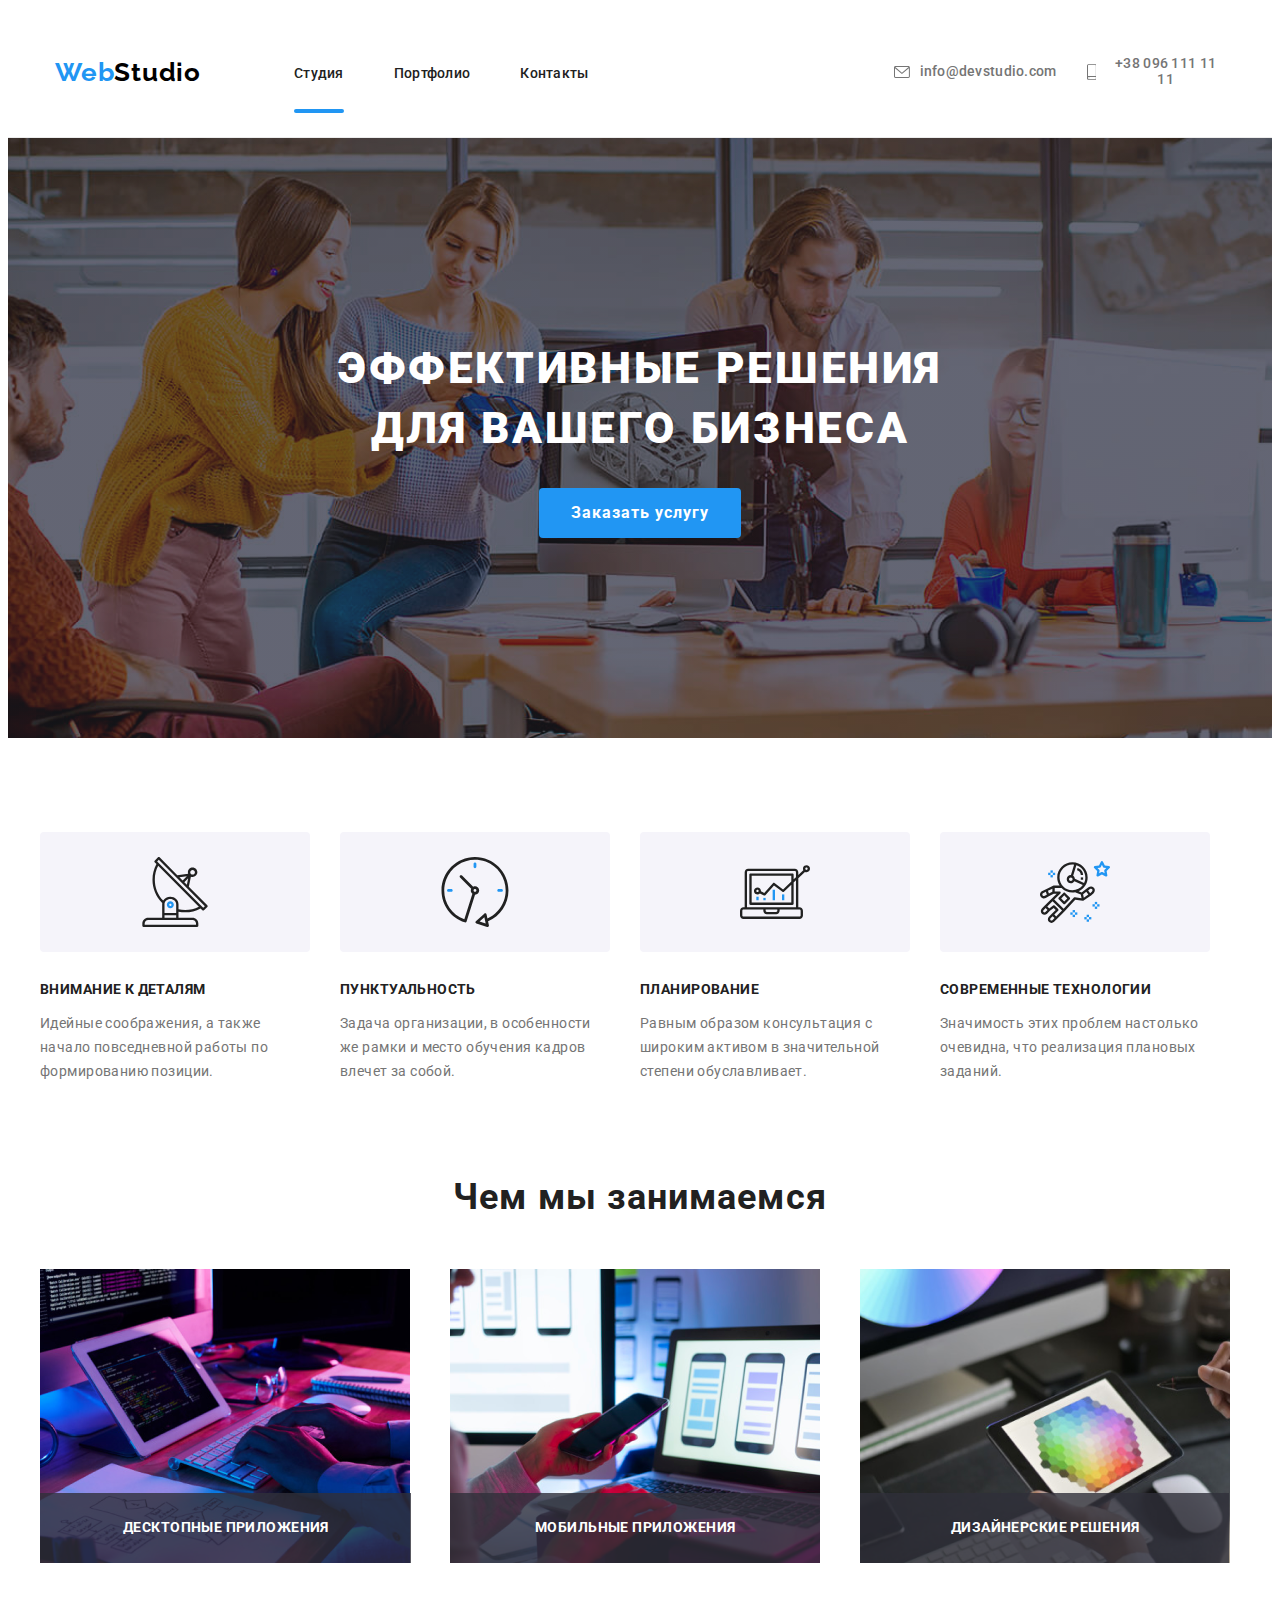
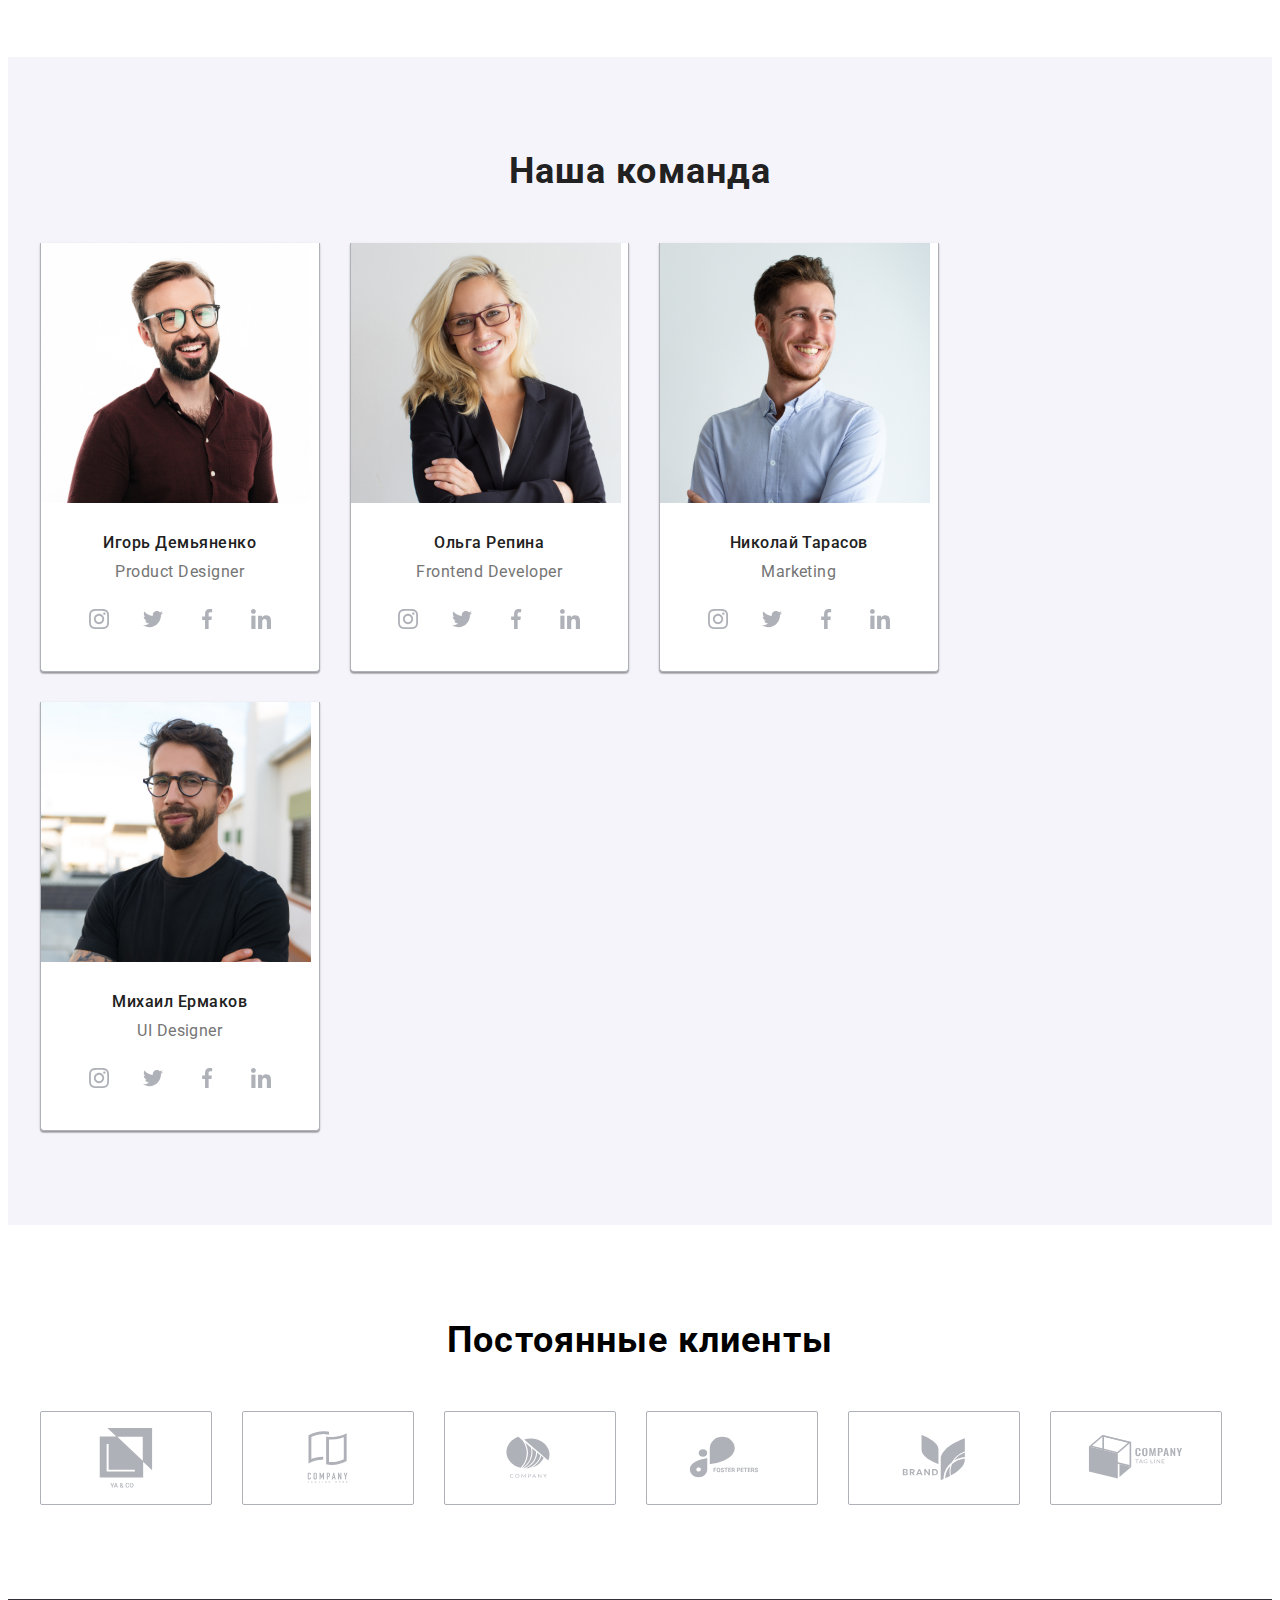
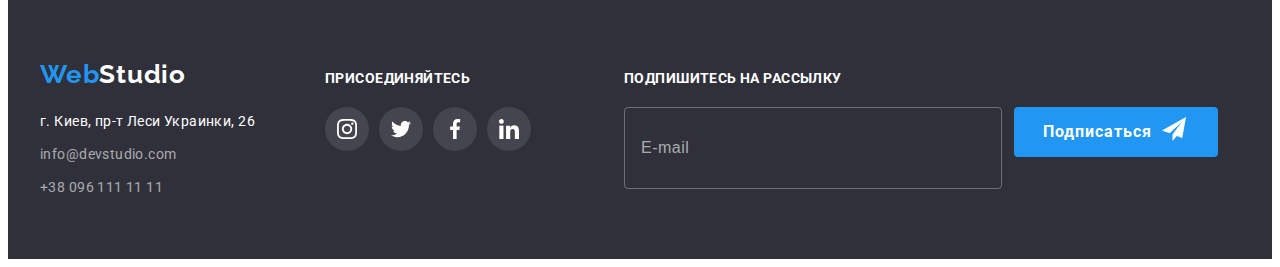
<file: index.html>
<!DOCTYPE html>
    <html lang="ru">

    <head>
        <meta charset="UTF-8">
        <meta http-equiv="X-UA-Compatible" content="IE=edge">
        <meta name="viewport" content="width=device-width, initial-scale=1.0">
        <title>Studio</title>
        <link rel="preconnect" href="https://fonts.googleapis.com">
        <link rel="preconnect" href="https://fonts.gstatic.com" crossorigin>
        <link
            href="https://fonts.googleapis.com/css2?family=Raleway:wght@700&family=Roboto:wght@400;500;700;900&display=swap"
            rel="stylesheet">
        <link rel="stylesheet"
            href="https://cdnjs.cloudflare.com/ajax/libs/modern-normalize/1.1.0/modern-normalize.min.css"
            integrity="sha512-wpPYUAdjBVSE4KJnH1VR1HeZfpl1ub8YT/NKx4PuQ5NmX2tKuGu6U/JRp5y+Y8XG2tV+wKQpNHVUX03MfMFn9Q=="
            crossorigin="anonymous" referrerpolicy="no-referrer" />
        <link rel="stylesheet" href="./css/main.min.css">
    </head>

    <body>
        <!-- header -->
        <header class="header">
            <div class="container header-container">
                <nav class="header-nav">
                    <a class="header-nav__link link" href=""><span class="header-nav__logo">Web</span><span
                            class="header-nav__logotyp">Studio</span></a>
                    <ul class="header-list list">
                        <li class="header-list__item">
                            <a class="header-link link current" href="">Студия</a></li>
                        <li class="header-list__item">
                            <a class="header-link link" href="./portfolio.html">Портфолио</a>
                        </li>
                        <li class="header-list__item">
                            <a class="header-link link" href="">Контакты</a></li>
                    </ul>
                </nav>
                <div class="header-contact connect">
                    <a class="header-contact__mail link" href="mailto:info@devstudio.com">
                        <svg class="header-contact__social-icon" width="16" height="12">
                            <use href="./img/icons.svg#icon-email"></use>
                        </svg>
                        info@devstudio.com</a>
                    <a class="header-contact__tel link" href="tel:+380961111111">
                        <svg class="header-contact__social-icons" width="10" height="16">
                            <use href="./img/icons.svg#icon-smartphone"></use>
                        </svg>
                        +38 096 111 11 11</a>
                </div>
            </div>
        </header>

        <main>
            <!-- hero -->
            <section class="section section-hero">
                <div class="container hero-container">
                    <h1 class="section-hero__title">
                        Эффективные решения для вашего бизнеса
                    </h1>
                    <button class="button" type="button" data-modal-open>Заказать услугу</button>
                </div>
            </section>
            <!-- about -->
            <section class="section-about">
                <div class="container about-container">
                    <h2 class="visually-hidden">О нас</h2>
                    <ul class="about-list list">
                        <li class="about-list__item">
                            <div class="about-list__bg-icon">
                                <svg class="about-list__icon" width="70" height="70">
                                    <use href="./img/icons.svg#icon-antenna"></use>
                                </svg>
                            </div>
                            <h3 class="about-list__title">Внимание к деталям</h3>
                            <p class="about-list__text">Идейные соображения, а также начало повседневной работы по
                                формированию
                                позиции.</p>
                        </li>
                        <li class="about-list__item">
                            <div class="about-list__bg-icon">
                                <svg class="about-list__icon" width="70" height="70">
                                    <use href="./img/icons.svg#icon-clock"></use>
                                </svg>
                            </div>
                            <h3 class="about-list__title">Пунктуальность</h3>
                            <p class="about-list__text">Задача организации, в особенности же рамки и место обучения
                                кадров
                                влечет за собой.</p>
                        </li>
                        <li class="about-list__item">
                            <div class="about-list__bg-icon">
                                <svg class="about-list__icon" width="70" height="70">
                                    <use href="./img/icons.svg#icon-diagram"></use>
                                </svg>
                            </div>
                            <h3 class="about-list__title">Планирование</h3>
                            <p class="about-list__text">Равным образом консультация с широким активом в значительной
                                степени
                                обуславливает.</p>
                        </li>
                        <li class="about-list__item">
                            <div class="about-list__bg-icon">
                                <svg class="about-list__icon" width="70" height="70">
                                    <use href="./img/icons.svg#icon-astronaut"></use>
                                </svg>
                            </div>
                            <h3 class="about-list__title">Современные технологии</h3>
                            <p class="about-list__text">Значимость этих проблем настолько очевидна, что реализация
                                плановых
                                заданий.</p>
                        </li>
                    </ul>
                </div>
            </section>
            <!-- work -->
            <section class="section section-work">
                <div class="container">
                    <h2 class="section-work__title">Чем мы занимаемся</h2>
                    <ul class="work-list list">
                        <li class="work-list__item">
                            <img src="./img/our_work_1.png" alt="работа за компьютером" width="370" height="294" />
                            <div class="work-list__text">
                                <p class="work-list__btm-text descop">Десктопные приложения</p>
                            </div>
                        </li>
                        <li class="work-list__item">
                            <img src="./img/our_work_2.png" alt="адаптация под телефон" width="370" height="294" />
                            <div class="work-list__text">
                                <p class="work-list__btm-text mobile">Мобильные приложения</p>
                            </div>
                        </li>
                        <li class="work-list__item">
                            <img src="./img/our_work_3.png" alt="работа на планшете" width="370" height="294" />
                            <div class="work-list__text">
                                <p class="work-list__btm-text designer">Дизайнерские решения</p>
                            </div>
                        </li>
                    </ul>
                </div>
            </section>
            <!-- team -->
            <section class="section section-team">
                <div class="container team-container">
                    <h2 class="section-team__title">Наша команда</h2>
                    <ul class="team-list list">
                        <li class="team-list__item">
                            <img src="./img/team_1.jpg" alt="Игорь Демьяненко" width="270" height="260" />
                            <div class="team-list__content">
                                <h3 class="team-list__pre-title">Игорь Демьяненко</h3>
                                <p lang="en" class="team-list__text">Product Designer</p>
                                <ul class="team-list__social social list">
                                    <li class="social__item">
                                        <a href="" class="social__link">
                                            <svg class="social__icon" width="20" height="20">
                                                <use href="./img/icons.svg#icon-instagram"></use>
                                            </svg>
                                        </a>
                                    </li>
                                    <li class="social__item">
                                        <a href="" class="social__link">
                                            <svg class="social__icon" width="20" height="20">
                                                <use href="./img/icons.svg#icon-twitter"></use>
                                            </svg>
                                        </a>
                                    </li>
                                    <li class="social__item">
                                        <a href="" class="social__link">
                                            <svg class="social__icon" width="20" height="20">
                                                <use href="./img/icons.svg#icon-facebook"></use>
                                            </svg>
                                        </a>
                                    </li>
                                    <li class="social__item">
                                        <a href="" class="social__link">
                                            <svg class="social__icon" width="20" height="20">
                                                <use href="./img/icons.svg#icon-linkedin"></use>
                                            </svg>
                                        </a>
                                    </li>
                                </ul>
                            </div>
                        </li>
                        <li class="team-list__item">
                            <img src="./img/team_2.jpg" alt="Ольга Репина" width="270" height="260" />
                            <div class="team-list__content">
                                <h3 class="team-list__pre-title">Ольга Репина</h3>
                                <p lang="en" class="team-list__text">Frontend Developer</p>
                                <ul class="team-list__social social list">
                                    <li class="social__item">
                                        <a href="" class="social__link">
                                            <svg class="social__icon" width="20" height="20">
                                                <use href="./img/icons.svg#icon-instagram"></use>
                                            </svg>
                                        </a>
                                    </li>
                                    <li class="social__item">
                                        <a href="" class="social__link">
                                            <svg class="social__icon" width="20" height="20">
                                                <use href="./img/icons.svg#icon-twitter"></use>
                                            </svg>
                                        </a>
                                    </li>
                                    <li class="social__item">
                                        <a href="" class="social__link">
                                            <svg class="social__icon" width="20" height="20">
                                                <use href="./img/icons.svg#icon-facebook"></use>
                                            </svg>
                                        </a>
                                    </li>
                                    <li class="social__item">
                                        <a href="" class="social__link">
                                            <svg class="social__icon" width="20" height="20">
                                                <use href="./img/icons.svg#icon-linkedin"></use>
                                            </svg>
                                        </a>
                                    </li>
                                </ul>
                            </div>
                        </li>
                        <li class="team-list__item">
                            <img src="./img/team_3.jpg" alt="Николай Тарасов" width="270" height="260" />
                            <div class="team-list__content">
                                <h3 class="team-list__pre-title">Николай Тарасов</h3>
                                <p lang="en" class="team-list__text">Marketing</p>
                                <ul class="team-list__social social list">
                                    <li class="social__item">
                                        <a href="" class="social__link">
                                            <svg class="social__icon" width="20" height="20">
                                                <use href="./img/icons.svg#icon-instagram"></use>
                                            </svg>
                                        </a>
                                    </li>
                                    <li class="social__item">
                                        <a href="" class="social__link">
                                            <svg class="social__icon" width="20" height="20">
                                                <use href="./img/icons.svg#icon-twitter"></use>
                                            </svg>
                                        </a>
                                    </li>
                                    <li class="social__item">
                                        <a href="" class="social__link">
                                            <svg class="social__icon" width="20" height="20">
                                                <use href="./img/icons.svg#icon-facebook"></use>
                                            </svg>
                                        </a>
                                    </li>
                                    <li class="social__item">
                                        <a href="" class="social__link"><svg class="social__icon" width="20"
                                                height="20">
                                                <use href="./img/icons.svg#icon-linkedin"></use>
                                            </svg></a>
                                    </li>
                                </ul>
                            </div>
                        </li>
                        <li class="team-list__item">
                            <img src="./img/team_4.jpg" alt="Михаил Ермаков" width="270" height="260" />
                            <div class="team-list__content">
                                <h3 class="team-list__pre-title">Михаил Ермаков</h3>
                                <p lang="en" class="team-list__text">UI Designer</p>
                                <ul class="team-list__social social list">
                                    <li class="social__item">
                                        <a href="" class="social__link">
                                            <svg class="social__icon" width="20" height="20">
                                                <use href="./img/icons.svg#icon-instagram"></use>
                                            </svg>
                                        </a>
                                    </li>
                                    <li class="social__item">
                                        <a href="" class="social__link">
                                            <svg class="social__icon" width="20" height="20">
                                                <use href="./img/icons.svg#icon-twitter"></use>
                                            </svg>
                                        </a>
                                    </li>
                                    <li class="social__item">
                                        <a href="" class="social__link">
                                            <svg class="social__icon" width="20" height="20">
                                                <use href="./img/icons.svg#icon-facebook"></use>
                                            </svg>
                                        </a>
                                    </li>
                                    <li class="social__item">
                                        <a href="" class="social__link"><svg class="social__icon" width="20"
                                                height="20">
                                                <use href="./img/icons.svg#icon-linkedin"></use>
                                            </svg></a>
                                    </li>
                                </ul>
                            </div>
                        </li>
                    </ul>
                </div>
            </section>
            <!-- client -->
            <section class="section section-client">
                <div class="container">
                    <h2 class="section-client__title">Постоянные клиенты</h2>
                    <ul class="client-list list">
                        <li class="client-list__item">
                            <a href="" class="client-list__link link">
                                <svg class="client-list__social-icon" width="106" height="60">
                                    <use href="./img/icons.svg#icon-union"></use>
                                </svg>
                            </a>
                        </li>
                        <li class="client-list__item">
                            <a href="" class="client-list__link link">
                                <svg class="client-list__social-icon" width="106" height="60">
                                    <use href="./img/icons.svg#icon-union_2"></use>
                                </svg>
                            </a>
                        </li>
                        <li class="client-list__item">
                            <a href="" class="client-list__link link">
                                <svg class="client-list__social-icon" width="106" height="60">
                                    <use href="./img/icons.svg#icon-union_3"></use>
                                </svg>
                            </a>
                        </li>
                        <li class="client-list__item">
                            <a href="" class="client-list__link link">
                                <svg class="client-list__social-icon" width="106" height="60">
                                    <use href="./img/icons.svg#icon-union_4"></use>
                                </svg>
                            </a>
                        </li>
                        <li class="client-list__item">
                            <a href="" class="client-list__link link">
                                <svg class="client-list__social-icon" width="106" height="60">
                                    <use href="./img/icons.svg#icon-union-5"></use>
                                </svg>
                            </a>
                        </li>
                        <li class="client-list__item">
                            <a href="" class="client-list__link link">
                                <svg class="client-list__social-icon" width="106" height="60">
                                    <use href="./img/icons.svg#icon-union_6"></use>
                                </svg>
                            </a>
                        </li>
                    </ul>
                </div>
            </section>
        </main>
        <!-- footer -->
        <footer class="footer">
            <div class="container">
                <div class="footer-left">
                    <div class="footer-left__logo">
                        <a class="footer-left__link link" href=""><span class="footer-left__logotyp">Web</span><span
                                class="footer-left__logotyps">Studio</span></a>
                    </div>
                    <address class="address">
                        <ul class="footer-list list">
                            <li class="footer-list__item">
                                <a class="footer-list__link link" href="https://goo.gl/maps/pQCsTkdVdrUKWPSq7"
                                    target="_blank" rel="noopener noreferrer">г. Киев, пр-т Леси Украинки, 26</a>
                            </li>
                            <li class="footer-list__item">
                                <a class="footer-list__mail link"
                                    href="mailto:info@devstudio.com">info@devstudio.com</a>
                            </li>
                            <li class="footer-list__item">
                                <a class="footer-list__tel link" href="tel:+380961111111">+38 096 111 11 11</a>
                            </li>
                        </ul>
                    </address>
                </div>
                <div class="footer-nav">
                    <h3 class="footer-nav__title">присоединяйтесь</h3>
                    <ul class="footer-nav__social socials list">
                        <li class="socials__item">
                            <a href="" class="socials__link link">
                                <svg class="socials__icon" width="20" height="20">
                                    <use href="./img/icons.svg#icon-instagram"></use>
                                </svg>
                            </a>
                        </li>
                        <li class="socials__item">
                            <a href="" class="socials__link link">
                                <svg class="socials__icon" width="20" height="20">
                                    <use href="./img/icons.svg#icon-twitter"></use>
                                </svg>
                            </a>
                        </li>
                        <li class="socials__item">
                            <a href="" class="socials__link link">
                                <svg class="socials__icon" width="20" height="20">
                                    <use href="./img/icons.svg#icon-facebook"></use>
                                </svg>
                            </a>
                        </li>
                        <li class="socials__item">
                            <a href="" class="socials__link link">
                                <svg class="socials__icon" width="20" height="20">
                                    <use href="./img/icons.svg#icon-linkedin"></use>
                                </svg>
                            </a>
                        </li>
                    </ul>
                </div>
                <div class="footer-right">
                    <p class="footer-right__titel">Подпишитесь на рассылку</p>
                    <form action="#" class="footer-right__form-icon">
                        <input type="text" class="footer-right__input" placeholder="E-mail">
                        <button type="submit" class="button footer-right__btn">Подписаться
                            <span class="footer-right__btn-icon">
                                <svg class="btn-icon" width="24" height="24">
                                    <use href="./img/icons.svg#icon-icon-send"></use>
                                </svg>
                            </span>
                        </button>
                    </form>
                </div>
            </div>
        </footer>
        <!-- modal -->
        <div class="backdrop is-hidden" data-modal>
            <div class="modal">
                <button type="button" class="modal__close" data-modal-close>
                    <svg class="modal__icon" width="18" height="18">
                        <use href="./img/icons.svg#icon-close"></use>
                    </svg>
                </button>
                <p class="modal__title">Оставьте свои данные, мы вам перезвоним</p>
                <form action="#" class="modal-form">
                    <div class="modal-form__field">
                        <label for="user-name" class="modal-form__input-text">Имя</label>
                        <div class="modal-form__input-wrap">
                            <input type="text" name="user-name" class="modal-form__input" id="user-name" required>
                            <svg class="modal-form__input-icon" width="18" height="18">
                                <use href="./img/icons.svg#icon-person-black"></use>
                            </svg>
                        </div>
                    </div>
                    <div class="modal-form__field">
                        <label for="user-tel" class="modal-form__input-text">Телефон</label>
                        <div class="modal-form__input-wrap">
                            <input type="tel" name="user-tel" class="modal-form__input" id="user-tel" required>
                            <svg class="modal-form__input-icon" width="18" height="18">
                                <use href="./img/icons.svg#icon-phone-black"></use>
                            </svg>
                        </div>
                    </div>
                    <div class="modal-form__field">
                        <label for="user-email" class="modal-form__input-text">Почта</label>
                        <div class="modal-form__input-wrap">
                            <input type="email" name="user-email" class="modal-form__input" id="user-email">
                            <svg class="modal-form__input-icon" width="18" height="18">
                                <use href="./img/icons.svg#icon-email-black"></use>
                            </svg>
                        </div>
                    </div>
                    <div class="modal-form__field-last">
                        <label for="user-comment" class="modal-form__input-text">Комментарий</label>
                        <textarea name="user-comment" id="user-comment" class="modal-form__input-comment"
                            placeholder="Введите текc"></textarea>
                    </div>
                    <div class="modal-form__checkbox">
                        <input type="checkbox" name="policy" class="modal-form__checkboxs visually-hidden"
                            id="modal-checkbox">
                        <label for="modal-checkbox" class="modal-form__checkbox-text">Соглашаюсь с
                            рассылкой и
                            принимаю
                            <a href="" class="modal-form__link">Условия договора</a></label>
                    </div>
                    <button type="submit" class="button">Отправить</button>
                </form>
            </div>
        </div>
        <script src="./js/modal.js"></script>
    </body>

    </html>
</file>
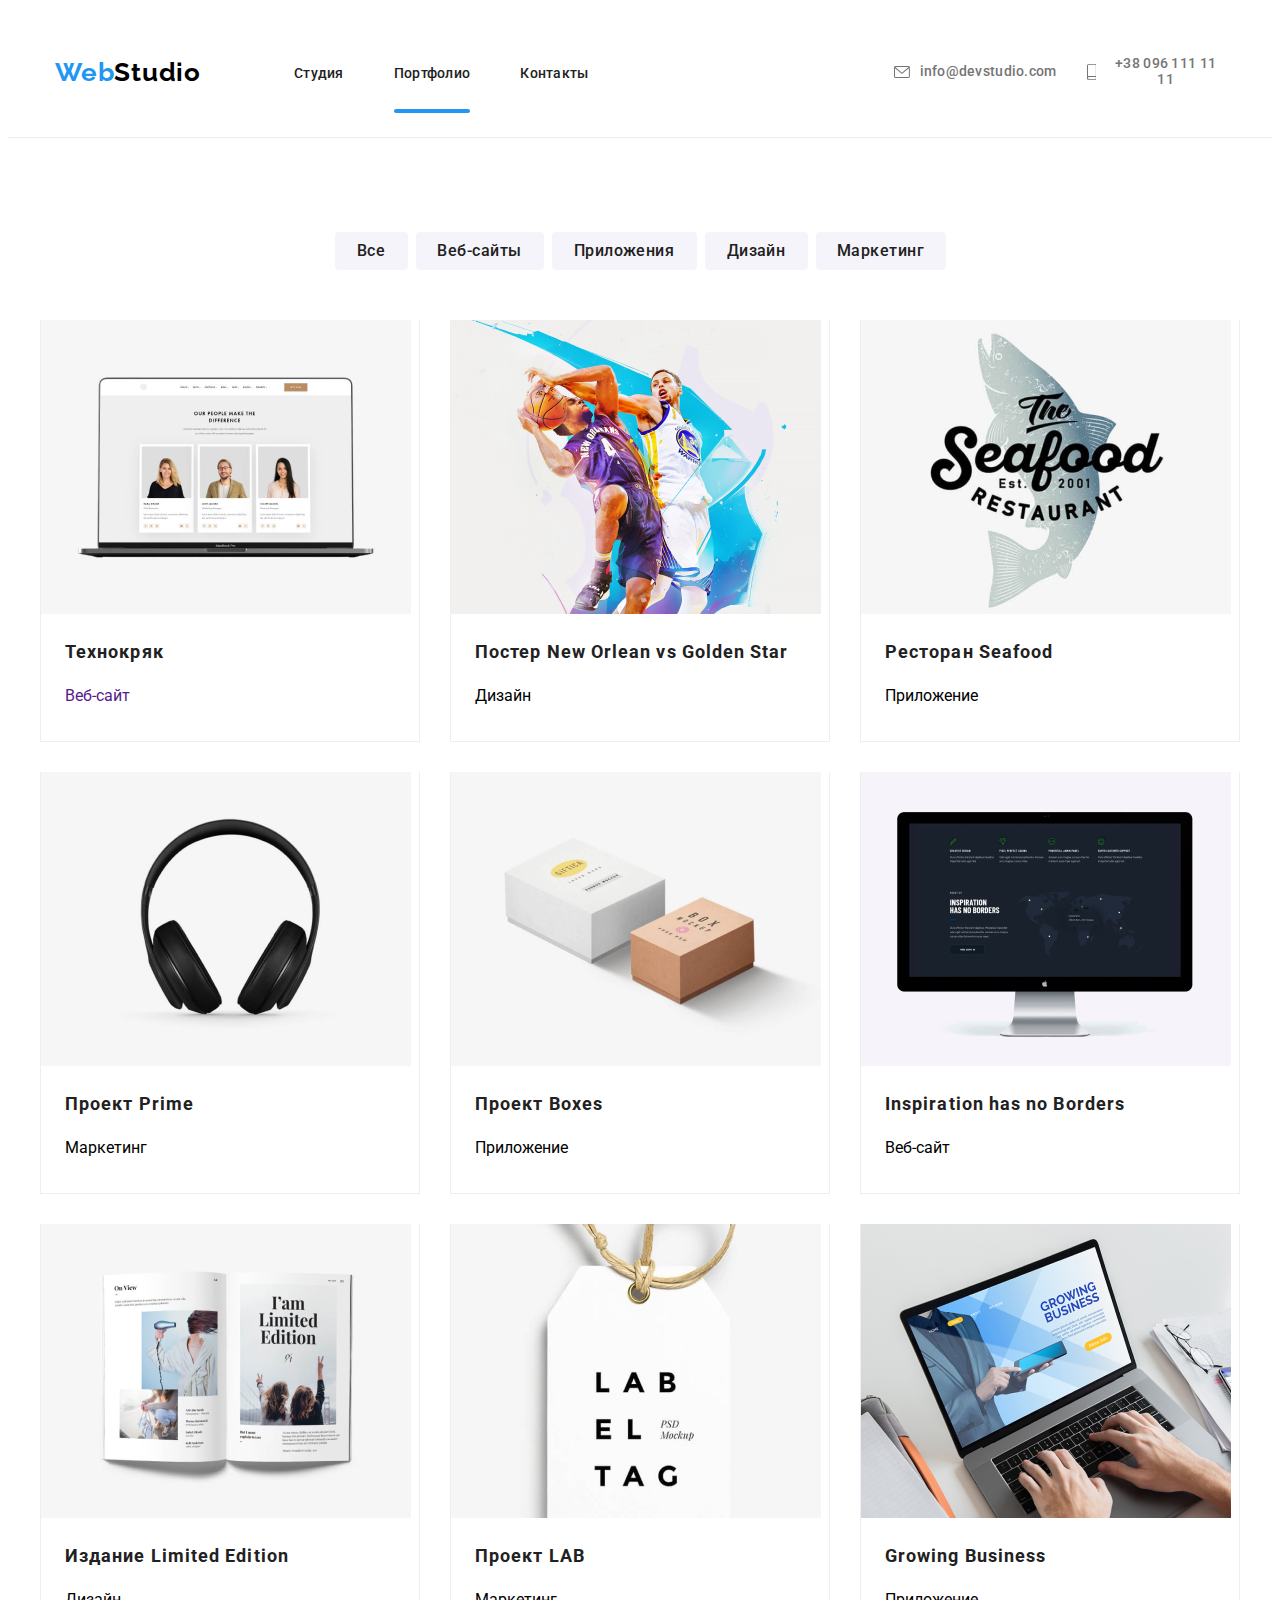
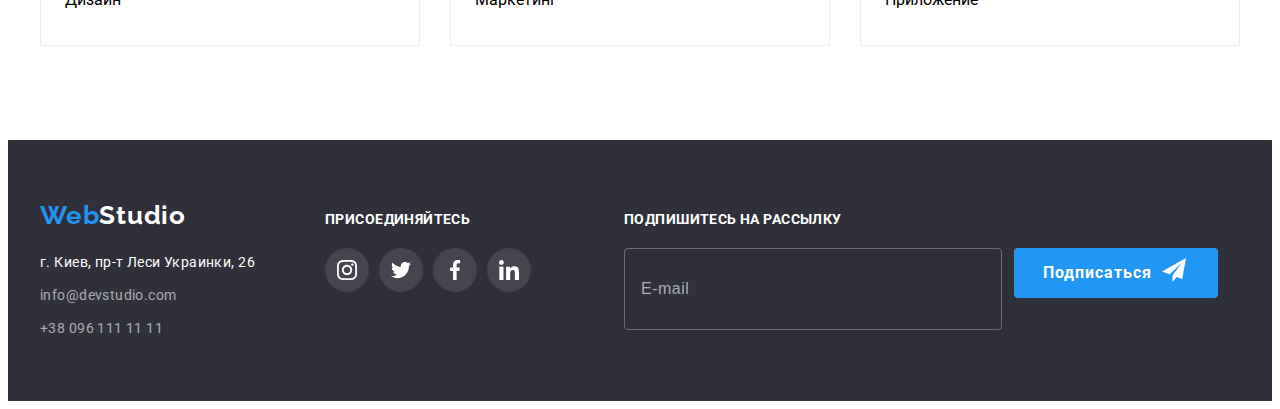
<file: portfolio.html>
<!DOCTYPE html>
<html lang="en">

<head>
    <meta charset="UTF-8">
    <meta http-equiv="X-UA-Compatible" content="IE=edge">
    <meta name="viewport" content="width=device-width, initial-scale=1.0">
    <title>Portfolio</title>
    <link rel="preconnect" href="https://fonts.googleapis.com">
    <link rel="preconnect" href="https://fonts.gstatic.com" crossorigin>
    <link
        href="https://fonts.googleapis.com/css2?family=Raleway:wght@700&family=Roboto:wght@400;500;700;900&display=swap"
        rel="stylesheet">
    <link rel="stylesheet" href="https://cdnjs.cloudflare.com/ajax/libs/modern-normalize/1.1.0/modern-normalize.min.css"
        integrity="sha512-wpPYUAdjBVSE4KJnH1VR1HeZfpl1ub8YT/NKx4PuQ5NmX2tKuGu6U/JRp5y+Y8XG2tV+wKQpNHVUX03MfMFn9Q=="
        crossorigin="anonymous" referrerpolicy="no-referrer" />
    <link rel="stylesheet" href="./css/main.min.css">
</head>

<body>
    <header class="header">
        <div class="container header-container">
            <nav class="header-nav">
                <a class="header-nav__link link" href=""><span class="header-nav__logo">Web</span><span
                        class="header-nav__logotyp">Studio</span></a>
                <ul class="header-list list">
                    <li class="header-list__item">
                        <a class="header-link link" href="./index.html">Студия</a></li>
                    <li class="header-list__item">
                        <a class="header-link link current" href="./portfolio.html">Портфолио</a>
                    </li>
                    <li class="header-list__item">
                        <a class="header-link link" href="">Контакты</a></li>
                </ul>
            </nav>
            <div class="header-contact connect">
                <a class="header-contact__mail link" href="mailto:info@devstudio.com">
                    <svg class="header-contact__social-icon" width="16" height="12">
                        <use href="./img/icons.svg#icon-email"></use>
                    </svg>
                    info@devstudio.com</a>
                <a class="header-contact__tel link" href="tel:+380961111111">
                    <svg class="header-contact__social-icons" width="10" height="16">
                        <use href="./img/icons.svg#icon-smartphone"></use>
                    </svg>
                    +38 096 111 11 11</a>
            </div>
        </div>
    </header>
    <main>
         <section class="gallery">
             <div class="container">
                 <h1 class="visually-hidden">Наши работы</h1>
                 <ul class="gallery-list list">
                     <li class="gallery-list__item"><button class="gallery-list__btn btn-all"
                             type="button">Все</button>
                     </li>
                     <li class="gallery-list__item"><button class="gallery-list__btn btn-web"
                             type="button">Веб-сайты</button>
                     </li>
                     <li class="gallery-list__item"><button class="gallery-list__btn btn-applications"
                             type="button">Приложения</button>
                     </li>
                     <li class="gallery-list__item"><button class="gallery-list__btn btn-design"
                             type="button">Дизайн</button>
                     </li>
                     <li class="gallery-list__item"><button class="gallery-list__btn btn-marketing"
                             type="button">Маркетинг</button>
                     </li>
                 </ul>
                 <ul class="gallery-list-card list">
                     <li class="gallery-list-card__item">
                         <a class="gallery-list-card__link link" href="">
                             <div class="gallery-list-card__item-wrap">
                                 <img src="./img/img_1.png" alt="">
                                 <p class="gallery-top-text">Технокряк это современная площадка распространения
                                     коронавируса. Компании
                                     используют эту платформу для цифрового шпионажа и атак на защищённые сервера
                                     конкурентов.</p>
                             </div>
                             <div class="gallery-list-card__content">
                                 <h2 class="gallery-list-card__title">Технокряк</h2>
                                 <p class="gallery-list-card__text">Веб-сайт</p>
                             </div>
                         </a>
                     </li>
                     <li class="gallery-list-card__item">
                         <a class="gallery-list-card__link link" href=""></a>
                         <div class="gallery-list-card__item-wrap">
                             <img src="./img/img_2.png" alt="">
                             <p class="gallery-top-text">Технокряк это современная площадка распространения
                                 коронавируса.
                                 Компании
                                 используют эту платформу для цифрового шпионажа и атак на защищённые сервера
                                 конкурентов.
                             </p>
                         </div>
                         <div class="gallery-list-card__content">
                             <h2 class="gallery-list-card__title">Постер New Orlean vs Golden Star</h2>
                             <p class="gallery-list-card__text">Дизайн</p>
                         </div>
                     </li>
                     <li class="gallery-list-card__item">
                         <a class="gallery-list-card__link link" href=""></a>
                         <div class="gallery-list-card__item-wrap">
                             <img src="./img/img_3.png" alt="">
                             <p class="gallery-top-text">Технокряк это современная площадка распространения
                                 коронавируса.
                                 Компании
                                 используют эту платформу для цифрового шпионажа и атак на защищённые сервера
                                 конкурентов.
                             </p>
                         </div>
                         <div class="gallery-list-card__content">
                             <h2 class="gallery-list-card__title">Ресторан Seafood</h2>
                             <p class="gallery-list-card__text">Приложение</p>
                         </div>
                     </li>
                     <li class="gallery-list-card__item">
                         <a class="gallery-list-card__link link" href=""></a>
                         <div class="gallery-list-card__item-wrap">
                             <img src="./img/img_4.png" alt="">
                             <p class="gallery-top-text">Технокряк это современная площадка распространения
                                 коронавируса.
                                 Компании
                                 используют эту платформу для цифрового шпионажа и атак на защищённые сервера
                                 конкурентов.
                             </p>
                         </div>
                         <div class="gallery-list-card__content">
                             <h2 class="gallery-list-card__title">Проект Prime</h2>
                             <p class="gallery-list-card__text">Маркетинг</p>
                         </div>
                     </li>
                     <li class="gallery-list-card__item">
                         <a class="gallery-list-card__link link" href=""></a>
                         <div class="gallery-list-card__item-wrap">
                             <img src="./img/img_5.png" alt="">
                             <p class="gallery-top-text">Технокряк это современная площадка распространения
                                 коронавируса.
                                 Компании
                                 используют эту платформу для цифрового шпионажа и атак на защищённые сервера
                                 конкурентов.
                             </p>
                         </div>
                         <div class="gallery-list-card__content">
                             <h2 class="gallery-list-card__title">Проект Boxes</h2>
                             <p class="gallery-list-card__text">Приложение</p>
                         </div>
                     </li>
                     <li class="gallery-list-card__item">
                         <a class="gallery-list-card__link link" href=""></a>
                         <div class="gallery-list-card__item-wrap">
                             <img src="./img/img_6.png" alt="">
                             <p class="gallery-top-text">Технокряк это современная площадка распространения
                                 коронавируса.
                                 Компании
                                 используют эту платформу для цифрового шпионажа и атак на защищённые сервера
                                 конкурентов.
                             </p>
                         </div>
                         <div class="gallery-list-card__content">
                             <h2 class="gallery-list-card__title">Inspiration has no Borders</h2>
                             <p class="gallery-list-card__text">Веб-сайт</p>
                         </div>
                     </li>
                     <li class="gallery-list-card__item">
                         <a class="gallery-list-card__link link" href=""></a>
                         <div class="gallery-list-card__item-wrap">
                             <img src="./img/img_7.png" alt="">
                             <p class="gallery-top-text">Технокряк это современная площадка распространения
                                 коронавируса.
                                 Компании
                                 используют эту платформу для цифрового шпионажа и атак на защищённые сервера
                                 конкурентов.
                             </p>
                         </div>
                         <div class="gallery-list-card__content">
                             <h2 class="gallery-list-card__title">Издание Limited Edition</h2>
                             <p class="gallery-list-card__text">Дизайн</p>
                         </div>
                     </li>
                     <li class="gallery-list-card__item">
                         <a class="gallery-list-card__link link" href=""></a>
                         <div class="gallery-list-card__item-wrap">
                             <img src="./img/img_8.png" alt="">
                             <p class="gallery-top-text">Технокряк это современная площадка распространения
                                 коронавируса.
                                 Компании
                                 используют эту платформу для цифрового шпионажа и атак на защищённые сервера
                                 конкурентов.
                             </p>
                         </div>
                         <div class="gallery-list-card__content">
                             <h2 class="gallery-list-card__title">Проект LAB</h2>
                             <p class="gallery-list-card__text">Маркетинг</p>
                         </div>
                     </li>
                     <li class="gallery-list-card__item">
                         <a class="gallery-list-card__link link" href=""></a>
                         <div class="gallery-list-card__item-wrap">
                             <img src="./img/img_9.png" alt="">
                             <p class="gallery-top-text">Технокряк это современная площадка распространения
                                 коронавируса.
                                 Компании
                                 используют эту платформу для цифрового шпионажа и атак на защищённые сервера
                                 конкурентов.
                             </p>
                         </div>
                         <div class="gallery-list-card__content">
                             <h2 class="gallery-list-card__title">Growing Business</h2>
                             <p class="gallery-list-card__text">Приложение</p>
                         </div>
                     </li>
                 </ul>
             </div>
         </section>
    </main>
    <footer class="footer">
        <div class="container">
            <div class="footer-left">
                <div class="footer-left__logo">
                    <a class="footer-left__link link" href=""><span class="footer-left__logotyp">Web</span><span
                            class="footer-left__logotyps">Studio</span></a>
                </div>
                <address class="address">
                    <ul class="footer-list list">
                        <li class="footer-list__item">
                            <a class="footer-list__link link" href="https://goo.gl/maps/pQCsTkdVdrUKWPSq7"
                                target="_blank" rel="noopener noreferrer">г. Киев, пр-т Леси Украинки, 26</a>
                        </li>
                        <li class="footer-list__item">
                            <a class="footer-list__mail link" href="mailto:info@devstudio.com">info@devstudio.com</a>
                        </li>
                        <li class="footer-list__item">
                            <a class="footer-list__tel link" href="tel:+380961111111">+38 096 111 11 11</a>
                        </li>
                    </ul>
                </address>
            </div>
            <div class="footer-nav">
                <h3 class="footer-nav__title">присоединяйтесь</h3>
                <ul class="footer-nav__social socials list">
                    <li class="socials__item">
                        <a href="" class="socials__link link">
                            <svg class="socials__icon" width="20" height="20">
                                <use href="./img/icons.svg#icon-instagram"></use>
                            </svg>
                        </a>
                    </li>
                    <li class="socials__item">
                        <a href="" class="socials__link link">
                            <svg class="socials__icon" width="20" height="20">
                                <use href="./img/icons.svg#icon-twitter"></use>
                            </svg>
                        </a>
                    </li>
                    <li class="socials__item">
                        <a href="" class="socials__link link">
                            <svg class="socials__icon" width="20" height="20">
                                <use href="./img/icons.svg#icon-facebook"></use>
                            </svg>
                        </a>
                    </li>
                    <li class="socials__item">
                        <a href="" class="socials__link link">
                            <svg class="socials__icon" width="20" height="20">
                                <use href="./img/icons.svg#icon-linkedin"></use>
                            </svg>
                        </a>
                    </li>
                </ul>
            </div>
            <div class="footer-right">
                <p class="footer-right__titel">Подпишитесь на рассылку</p>
                <form action="#" class="footer-right__form-icon">
                    <input type="text" class="footer-right__input" placeholder="E-mail">
                    <button type="submit" class="button footer-right__btn">Подписаться
                        <span class="footer-right__btn-icon">
                            <svg class="btn-icon" width="24" height="24">
                                <use href="./img/icons.svg#icon-icon-send"></use>
                            </svg>
                        </span>
                    </button>
                </form>
            </div>
        </div>
    </footer>
</body>

</html>
</file>
<file: css/main.min.css>
:root{--main-title-color: #212121;--main-text-color: #757575;--main-btn-color: #FFFFFF;--main-bg-color: #2F303A;--main-hover-color: #2196F3;--main-color-icon: #AFB1B8}img{display:block;max-width:100%;height:auto}.visually-hidden{position:absolute;white-space:nowrap;width:1px;height:1px;overflow:hidden;border:0;padding:0;clip:rect(0 0 0 0);clip-path:inset(50%);margin:-1px}body{font-family:'Roboto', sans-serif}.list{list-style:none}.link{text-decoration:none}.container{width:1200px;padding-left:15px;padding-right:15px;margin:0 auto;align-items:baseline}.section{padding-top:94px;padding-bottom:94px}.button{font-family:inherit;font-weight:700;font-size:16px;line-height:30px;line-height:1.87;cursor:pointer;letter-spacing:0.06em;color:var(--main-btn-color);background-color:var(--main-hover-color);border-radius:4px;display:block;padding:10px 32px;margin:auto;min-width:200px;height:50px;border:none}.backdrop{width:100vw;height:100vh;background-color:rgba(0,0,0,0.2);position:fixed;top:0;left:0;transition:opacity 400ms, visibility 400ms}.backdrop.is-hidden .modal{transform:scale(0.5)}.modal{width:528px;min-height:581px;background-color:var(--main-btn-color);border-radius:5px;position:absolute;top:50%;left:50%;transform:scale(1) translate(-50%, -50%);transition:transform 400ms;padding:40px}.modal__close{position:absolute;top:14px;right:14px;width:30px;height:30px;background-color:transparent;border:1px solid var(--main-color-icon);border-radius:50%;display:flex;align-items:center;justify-content:center}.modal__icon{transition:fill 250ms linear;transition-timing-function:cubic-bezier(0.4, 0, 0.2, 1)}.modal__icon:hover{fill:var(--main-hover-color)}.is-hidden{visibility:hidden;opacity:0;pointer-events:none}.modal__title{font-style:normal;font-weight:700;font-size:20px;line-height:1.15;text-align:center;letter-spacing:0.03em;margin-bottom:12px}.modal-form__input{width:100%;height:40px;border:1px solid rgba(33,33,33,0.2);border-radius:4px;outline:none;padding-left:42px;padding-right:15px;background-color:transparent;transition:border-color 250ms linear;transition-timing-function:cubic-bezier(0.4, 0, 0.2, 1)}.modal-form__input:focus{border-color:var(--main-hover-color)}.modal-form__input:focus+.modal-form__input-icon{fill:var(--main-hover-color)}.modal-form__input-text{font-style:normal;font-weight:normal;font-size:12px;line-height:1.17;letter-spacing:0.01em;color:var(--main-text-color);display:block;margin-bottom:4px}.modal-form__field{margin-bottom:10px}.modal-form__field-last{margin-bottom:0}.modal-form__input-comment{width:100%;min-height:120px;border:1px solid rgba(33,33,33,0.2);border-radius:4px;outline:none;padding:12px 16px;background-color:transparent;resize:none}.modal-form__input-comment::placeholder{font-style:normal;font-weight:400;font-size:12px;line-height:1.17;letter-spacing:0.01em;color:rgba(117,117,117,0.5)}.modal-form__input-comment:focus{border-color:var(--main-hover-color)}.modal-form__input-icon{position:absolute;top:50%;transform:translateY(-50%);left:12px;transition:fill 250ms linear;transition-timing-function:cubic-bezier(0.4, 0, 0.2, 1)}.modal-form__input-wrap{position:relative}.modal-form__checkboxs{margin-top:20px;margin-bottom:30px}.modal-form__checkbox-text{font-style:normal;font-weight:400;font-size:14px;line-height:1.71;letter-spacing:0.03em;color:var(--main-text-color);position:relative;display:flex;align-items:center}.modal-form__checkbox-text::before{content:"";width:38px;height:22px;border-radius:50px;border:1px solid var(--main-color-icon);margin-right:4px;background-color:var(--main-btn-color);transition:background-color 250ms linear;transition-timing-function:cubic-bezier(0.4, 0, 0.2, 1)}.modal-form__checkbox-text::after{content:'';position:absolute;left:1px;top:2px;width:20px;height:20px;background-color:var(--main-hover-color);border-radius:50%;transition:transform 250ms linear, background-color 250ms linear;transition-timing-function:cubic-bezier(0.4, 0, 0.2, 1)}.modal-form__checkboxs:checked+.modal-form__checkboxs::after{transform:translateX(17px);background-color:var(--main-hover-color)}.modal-form__checkboxs:checked+.modal-form__checkbox-text::before{background-color:var(--main-color-icon)}.modal-form__link{color:var(--main-hover-color)}.header{display:flex;justify-content:center;height:80px;padding-top:24px;padding-bottom:25px;border-bottom:1px solid #ECECEC}.header-container{display:flex;align-items:center;box-sizing:border-box;min-width:1200px;align-content:center}.header-nav{display:flex;align-items:center}.header-nav__logo{font-family:Raleway;font-style:normal;font-weight:700;font-size:26px;line-height:1.19;letter-spacing:0.03em;color:var(--main-hover-color)}.header-nav__logotyp{font-family:Raleway;font-style:normal;font-weight:700;font-size:26px;line-height:1.19;letter-spacing:0.03em;color:#000000;transition:color 250ms linear;transition-timing-function:cubic-bezier(0.4, 0, 0.2, 1)}.header-nav__logotyp:hover{color:var(--main-hover-color)}.header-list{display:flex;padding-left:0;margin:0 auto}.header-nav__link{font-weight:500;font-size:14px;line-height:1.14;letter-spacing:0.02em;padding-right:93px;color:var(--main-title-color);transition:color 250ms linear;transition-timing-function:cubic-bezier(0.4, 0, 0.2, 1)}.header-nav__link:hover,.header-nav__link:focus{color:var(--main-hover-color)}.header-list__item{padding-right:50px}.header-list__item:last-child{padding-right:305px}.header-link{font-style:400;font-weight:500;font-size:14px;line-height:1.14;letter-spacing:0.02em;color:var(--main-title-color);transition:color 250ms linear;transition-timing-function:cubic-bezier(0.4, 0, 0.2, 1);position:relative}.header-link:hover,.header-link:focus{color:var(--main-hover-color)}.header-link.current::after{content:'';width:100%;height:4px;background-color:var(--main-hover-color);border-radius:10px;position:absolute;left:0;bottom:-32px}.header-contact{display:flex;text-align:center}.connect{margin-left:auto}.header-contact__mail,.header-contact__tel{font-weight:500;font-size:14px;line-height:1.14;letter-spacing:0.02em;color:var(--main-text-color)}.header-contact__mail,.header-contact__tel{display:flex;align-items:center;color:var(--main-text-color);margin-right:30px;transition:color 250ms linear;transition-timing-function:cubic-bezier(0.4, 0, 0.2, 1)}.header-contact__mail:hover,.header-contact__mail:focus,.header-contact__tel:hover,.header-contact__tel:focus{color:var(--main-hover-color)}.header-contact__mail:last-child,.header-contact__tel:last-child{margin-right:0}.header-contact__social-icon{margin-right:10px;width:16px;height:12px;fill:currentColor}.header-contact__social-icons{width:10px;height:16px;margin-right:10px;fill:currentColor}.section-hero{background-color:var(--main-bg-color);max-width:1600px;background-image:linear-gradient(rgba(47,48,58,0.4), rgba(47,48,58,0.4)),url(../img/hero_bg.png);background-repeat:no-repeat;background-size:cover;background-position:center;padding-top:200px;padding-bottom:200px;margin:0 auto}.section-hero__title{font-weight:900;font-size:44px;line-height:1.36;text-align:center;line-height:60px;letter-spacing:0.06em;text-transform:uppercase;max-width:696px;height:120px;margin:0 auto 30px;color:var(--main-btn-color)}.section-about{padding-top:94px}.about-container{height:251px}.about-list{display:flex;padding-left:0;margin:0 auto}.about-list__item{margin-right:30px;width:270px;height:120px}.about-list__item:last-child{margin-right:0}.about-list__title{font-weight:700;font-size:14px;line-height:1.14;letter-spacing:0.03em;text-transform:uppercase;margin:0 auto;color:var(--main-title-color)}.about-list__text{font-size:14px;line-height:1.71;letter-spacing:0.03em;max-width:270px;margin-bottom:0;color:var(--main-text-color)}.about-list__icon{display:block;width:70px;height:70px}.about-list__bg-icon{display:flex;justify-content:center;align-items:center;width:270px;height:120px;background-color:#F5F4FA;border-radius:4px;border:none;margin-bottom:30px}.section-work__title{font-weight:700;font-size:36px;line-height:1.16;text-align:center;letter-spacing:0.03em;color:var(--main-title-color);margin:0 auto;margin-bottom:50px}.work-list{display:flex;flex-wrap:wrap;margin-right:-30px;margin-bottom:-30px;margin-top:0;padding-left:0}.work-list__item{flex-basis:calc(100% / 3 - 30px);margin-right:30px;margin-bottom:30px}.work-list__text{position:relative;width:100%}.work-list__btm-text{position:absolute;bottom:0;margin:0 auto;font-style:normal;font-weight:700;font-size:14px;line-height:1.14;text-align:center;letter-spacing:0.03em;text-transform:uppercase;color:var(--main-btn-color);background-color:rgba(47,48,58,0.8)}.descop{padding:27px 82px 27px 83px}.mobile{padding:27px 85px 27px 85px}.designer{padding:27px 90px 27px 91px}.section-team{background-color:#F5F4FA}.section-team__title{font-weight:700;font-size:36px;line-height:1.16;text-align:center;letter-spacing:0.03em;color:var(--main-title-color);margin:0 auto 50px}.team-list{display:flex;flex-wrap:wrap;margin-right:-30px;margin-bottom:-30px;padding-left:0;margin-top:0}.team-list__item{flex-basis:calc(100% / 4 - 30px);margin-right:30px;margin-bottom:30px;border-bottom:1px solid var(--main-color-icon);border-left:1px solid var(--main-color-icon);border-right:1px solid var(--main-color-icon);border-radius:0px 0px 4px 4px;background-color:var(--main-btn-color);box-shadow:0px 1px 3px rgba(0,0,0,0.12),0px 1px 1px rgba(0,0,0,0.14),0px 2px 1px rgba(0,0,0,0.2)}.team-list__content{padding-top:30px;padding-bottom:30px}.team-list__pre-title{font-weight:500;font-size:16px;line-height:1.19;text-align:center;letter-spacing:0.03em;margin:0 auto 10px;color:var(--main-title-color)}.team-list__text{font-size:16px;line-height:1.19;text-align:center;letter-spacing:0.03em;margin:0 auto;color:var(--main-text-color);margin-bottom:16px}.social{display:flex;justify-content:center;padding-left:0}.social__item{width:44px;height:44px}.social__item+.social__item{margin-left:10px}.social__link{width:100%;height:100%;border-radius:50%;display:flex;align-items:center;justify-content:center;color:var(--main-color-icon)}.social__icon{fill:currentColor;transition:color 250ms linear, background-color 250ms linear;transition-timing-function:cubic-bezier(0.4, 0, 0.2, 1)}.social__link:hover,.social__link:focus{background-color:var(--main-hover-color);color:var(--main-btn-color)}.section-client__title{font-weight:700;font-size:36px;line-height:1.17;text-align:center;letter-spacing:0.03em;margin:0 auto}.client-list{display:flex;margin-top:50px;margin-bottom:0;padding-left:0}.client-list__item{width:170px;height:92px;border:1px solid var(--main-color-icon);border-radius:2px;margin-left:30px}.client-list__item:first-child{margin-left:0}.client-list__link{width:100%;height:100%;display:flex;justify-content:center;align-items:center;color:var(--main-color-icon);transition:color 250ms linear, bordtr 250ms linear;transition-timing-function:cubic-bezier(0.4, 0, 0.2, 1)}.client-list__link:focus,.client-list__link:hover{color:var(--main-hover-color);border:1px solid var(--main-hover-color)}.client-list__social-icon{fill:currentColor}.gallery{padding-top:94px}.gallery-list{display:flex;justify-content:center;margin:0 auto;padding-left:0}.gallery-list__item{padding-right:8px;transition:color 250ms linear;transition-timing-function:cubic-bezier(0.4, 0, 0.2, 1)}.gallery-list__item:last-child{padding-right:0}.gallery-list__item:hover{filter:drop-shadow(0px 4px 4px rgba(0,0,0,0.25))}.gallery-list__btn{font-family:inherit;font-style:400;font-weight:500;cursor:pointer;font-size:16px;line-height:1.62;text-align:center;letter-spacing:0.03em;color:var(--main-title-color);border:none;background:#F5F4FA;border-radius:4px;padding:0;transition:color 250ms linear, background-color 250ms linear;transition-timing-function:cubic-bezier(0.4, 0, 0.2, 1)}.gallery-list__btn:hover,.gallery-list__btn:focus{background-color:var(--main-hover-color);color:var(--main-btn-color)}.btn-all{height:38px;min-width:73px}.btn-web{height:38px;min-width:128px}.btn-applications{height:38px;min-width:145px}.btn-design{height:38px;min-width:103px}.btn-marketing{height:38px;min-width:130px}.gallery-list-card{display:flex;flex-wrap:wrap;margin-right:-30px;margin-bottom:-30px;padding-left:0;margin-top:50px;padding-bottom:94px}.gallery-list-card__item{flex-basis:calc(100% / 3 - 30px);margin-right:30px;margin-bottom:30px;background:#FFFFFF;border-bottom:1px solid #EEEEEE;border-left:1px solid #EEEEEE;border-right:1px solid #EEEEEE;box-sizing:border-box;transition:color 250ms linear;transition-timing-function:cubic-bezier(0.4, 0, 0.2, 1)}.gallery-list-card__item:hover{filter:drop-shadow(0px 4px 4px rgba(0,0,0,0.25))}.gallery-list-card__item:hover .gallery-top-text{transform:translateY(0)}.gallery-list-card__content{padding:20px 24px}.gallery-list-card__title{font-weight:700;font-size:18px;line-height:2.0;letter-spacing:0.06em;color:var(--main-title-color);margin:0 auto 4px}.gallery__content-text{font-size:16px;line-height:1.87;letter-spacing:0.03em;color:var(--main-text-color);margin:0 auto}.gallery-list-card__item-wrap{position:relative;overflow:hidden}.gallery-top-text{position:absolute;top:0;left:0;font-style:normal;font-weight:400;font-size:18px;line-height:1.56;letter-spacing:0.03em;color:var(--main-btn-color);background-color:rgba(33,150,243,0.9);padding:63px 24px;height:100%;margin:0 auto;transform:translateY(100%);transition:transform 250ms}.footer{background-color:var(--main-bg-color);padding-top:60px;padding-bottom:60px}.footer>.container{display:flex}.footer-list{padding-left:0;margin:0 auto}.footer-list__item{margin-top:9px}.footer-list__item:first-child{margin-top:20px}.footer-list__item:last-child{padding-bottom:0}.footer-left__logotyp{font-family:Raleway;font-style:normal;font-weight:700;font-size:26px;line-height:1.19;letter-spacing:0.03em;color:var(--main-hover-color)}.footer-left__logotyps{font-family:Raleway;font-style:normal;font-weight:700;font-size:26px;line-height:1.19;letter-spacing:0.03em;color:var(--main-btn-color);transition:color 250ms linear;transition-timing-function:cubic-bezier(0.4, 0, 0.2, 1)}.footer-left__logotyps:hover,.footer-left__logotyps:focus{color:var(--main-hover-color)}.footer-list__link{font-style:normal;font-weight:400;font-size:14px;line-height:1.71;letter-spacing:0.03em;color:var(--main-btn-color);transition:color 250ms linear;transition-timing-function:cubic-bezier(0.4, 0, 0.2, 1)}.footer-list__link:hover,.footer-list__link:focus{color:var(--main-hover-color)}.footer-list__mail{font-style:normal;font-weight:400;font-size:14px;line-height:1.71;letter-spacing:0.03em;color:rgba(255,255,255,0.6);transition:color 250ms linear;transition-timing-function:cubic-bezier(0.4, 0, 0.2, 1)}.footer-list__mail:hover,.footer-list__mail:focus{color:var(--main-hover-color)}.footer-list__tel{font-style:normal;font-weight:400;font-size:14px;line-height:1.71;letter-spacing:0.03em;color:rgba(255,255,255,0.6);transition:color 250ms linear;transition-timing-function:cubic-bezier(0.4, 0, 0.2, 1)}.footer-list__tel:hover,.footer-list__tel:focus{color:var(--main-hover-color)}.footer-nav{margin-left:70px;box-sizing:inherit}.footer-nav__title{font-weight:700;font-size:14px;line-height:1.14;letter-spacing:0.03em;color:var(--main-btn-color);text-transform:uppercase;margin-top:0;margin-bottom:20px}.footer-nav__social{display:flex;justify-content:center;padding-left:0;margin-top:0;margin-bottom:0}.socials__item{width:44px;height:44px}.socials__item+.socials__item{margin-left:10px}.socials__link{width:100%;height:100%;border-radius:50%;display:flex;align-items:center;justify-content:center;background:rgba(255,255,255,0.1);margin-right:10px;filter:drop-shadow(0px 4px 4px, rgba(0,0,0,0.25), rgba(0,0,0,0.25));color:var(--main-btn-color);transition:color 250ms linear, background-color 250ms linear;transition-timing-function:cubic-bezier(0.4, 0, 0.2, 1)}.socials__link:hover,.socials__link:focus{background-color:var(--main-hover-color);color:var(--main-btn-color)}.socials__icon{fill:var(--main-btn-color)}.footer-right__titel{width:219px;font-style:normal;font-weight:700;font-size:14px;line-height:1.14;letter-spacing:0.03em;text-transform:uppercase;color:var(--main-btn-color);margin-left:93px;margin-top:0;margin-bottom:0}.footer-right__form-icon{display:flex}.footer-right__input{width:358px;height:50px;border:1px solid rgba(255,255,255,0.3);border-radius:4px;filter:drop-shadow(0px 4px 4px, rgba(0,0,0,0.15), rgba(0,0,0,0.15));background-color:transparent;margin-left:93px;margin-top:20px;padding-left:16px;padding-top:15px;padding-bottom:15px;font-style:normal;font-weight:400;font-size:16px;line-height:1.25;display:flex;align-items:center;letter-spacing:0.03em;color:rgba(255,255,255,0.6);margin-right:12px}.footer-right__input::placeholder{font-style:normal;font-weight:400;font-size:16px;line-height:1.25;display:flex;align-items:center;letter-spacing:0.03em;color:rgba(255,255,255,0.6)}.footer-right__btn{display:flex;margin-top:20px;padding-left:29px}.btn-icon{margin-left:10px}
/*# sourceMappingURL=main.min.css.map */
</file>
